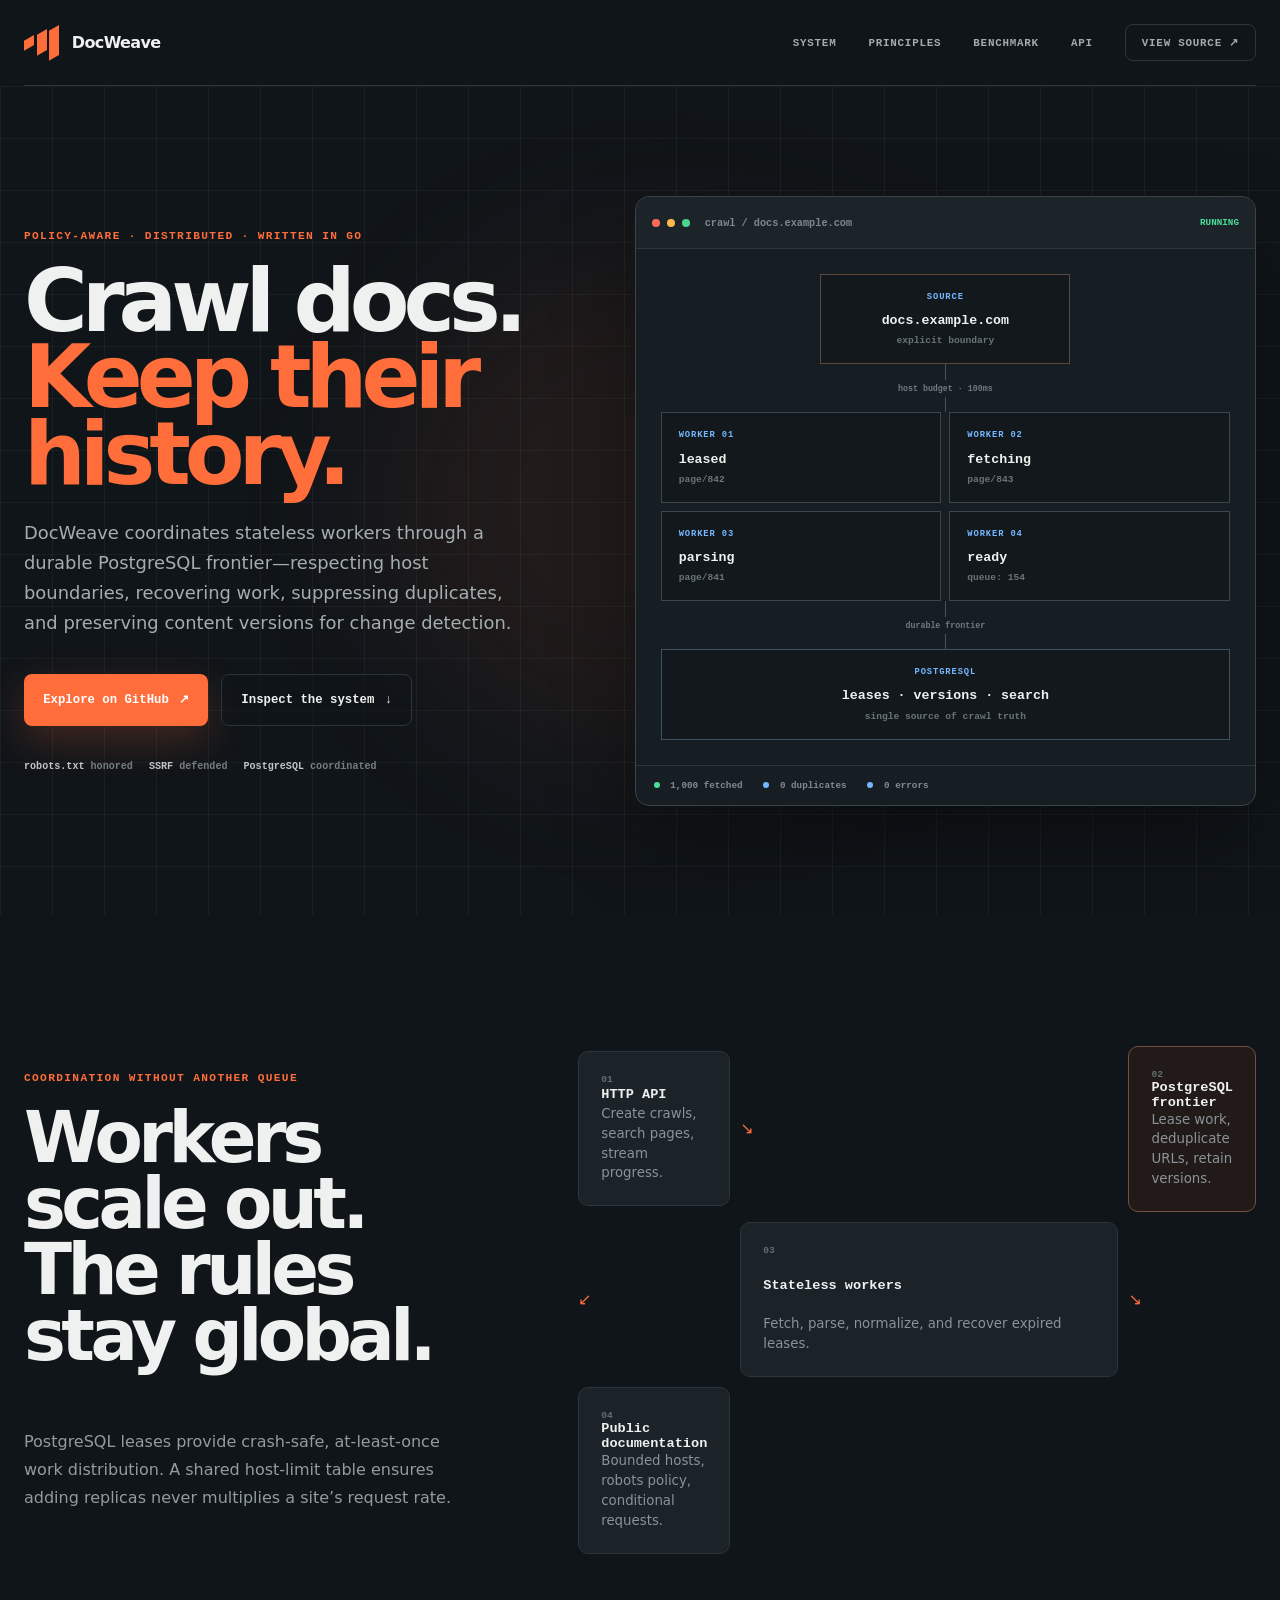
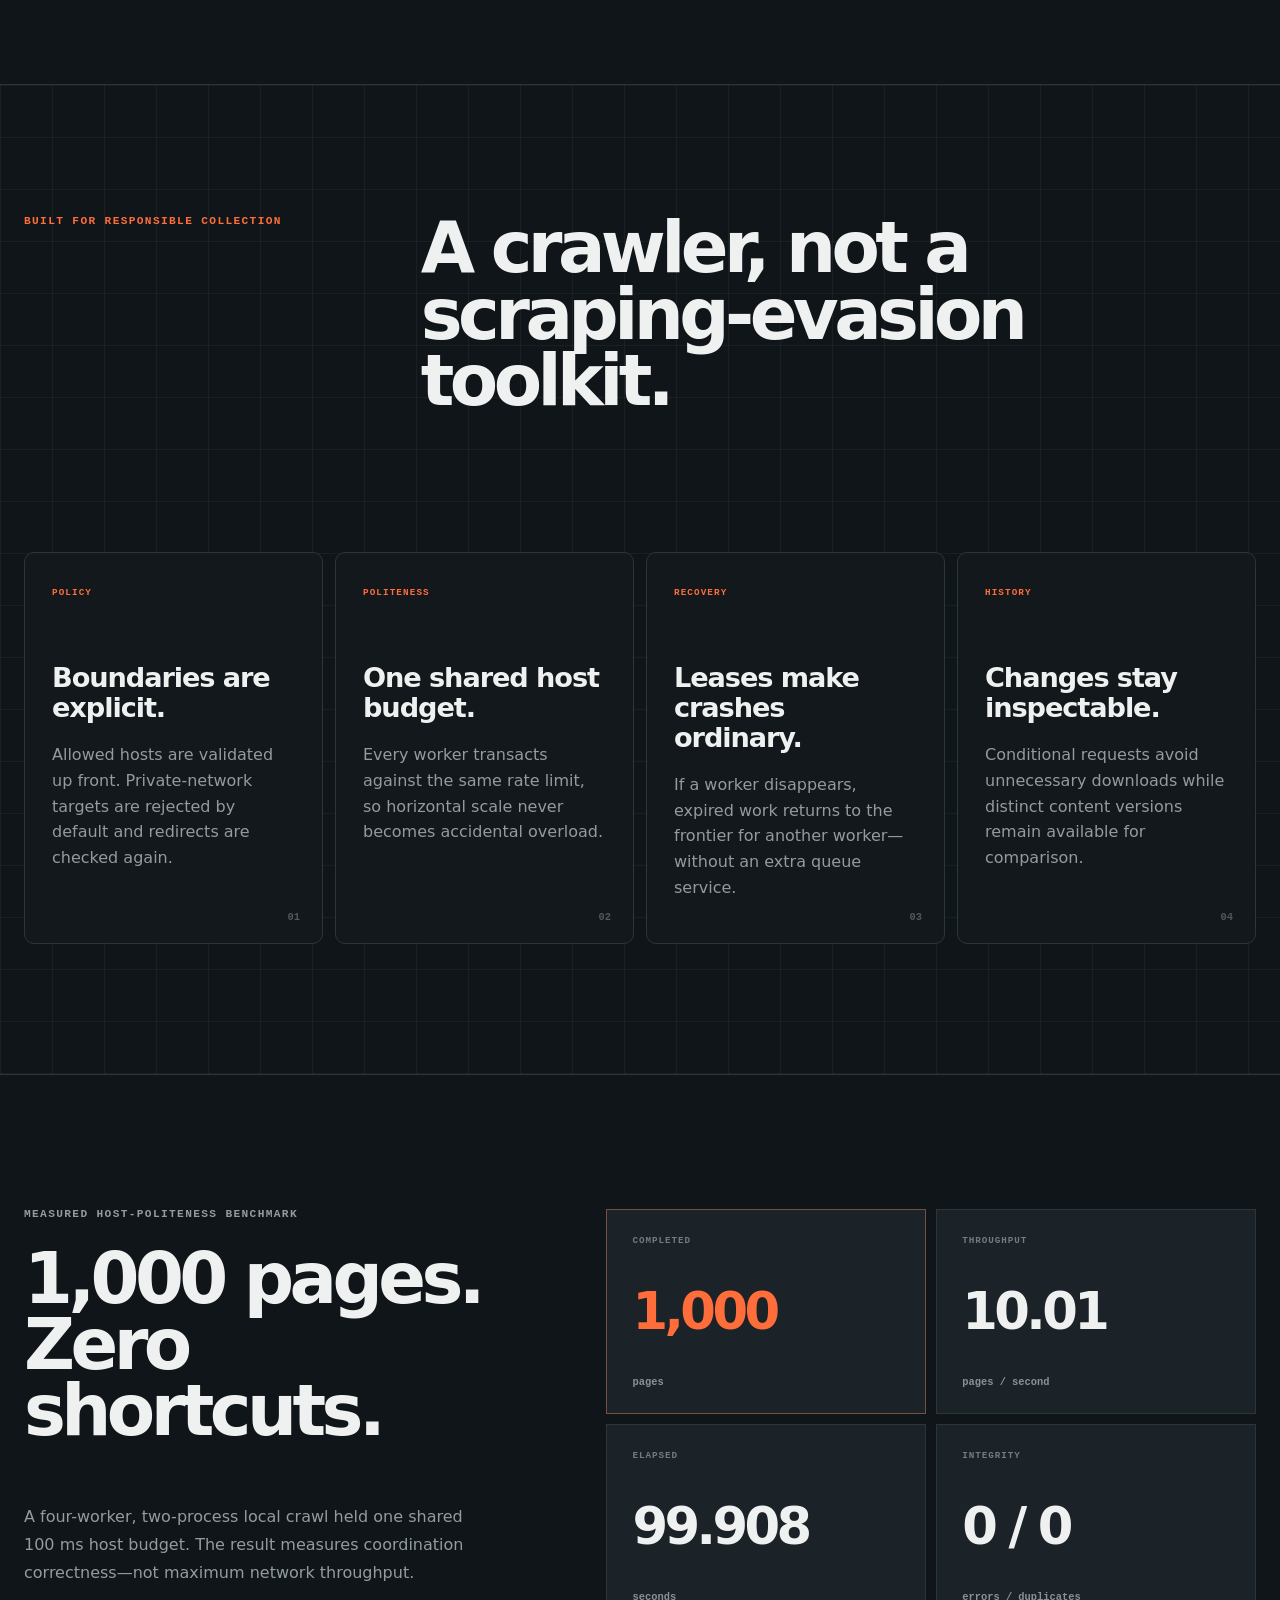
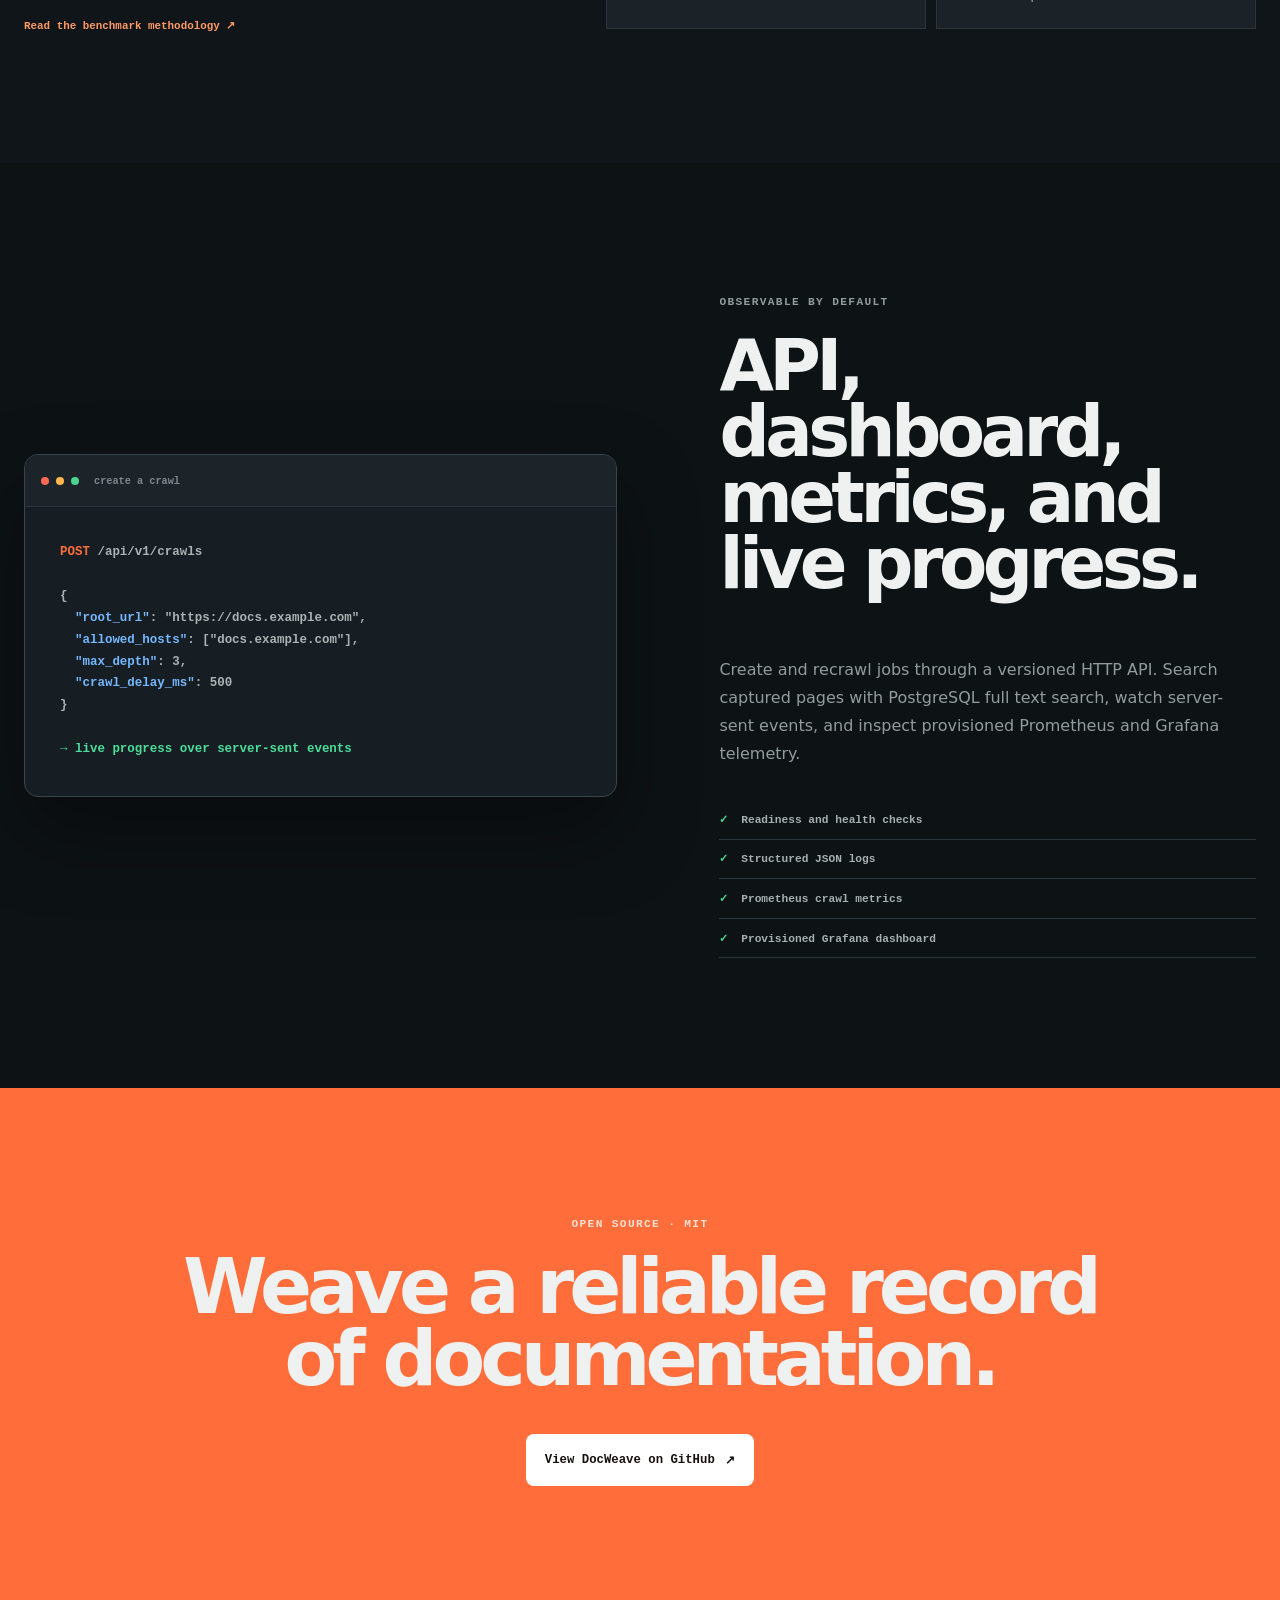
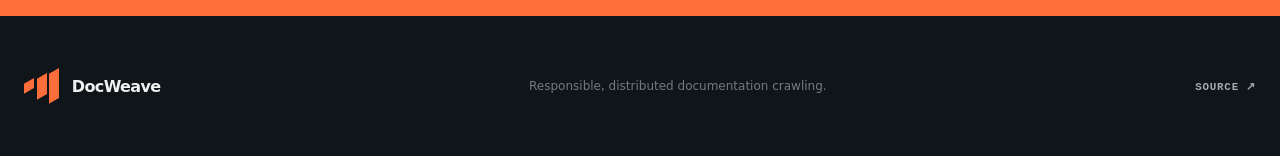
<file: site/index.html>
<!doctype html>
<html lang="en">
  <head>
    <meta charset="utf-8">
    <meta name="viewport" content="width=device-width, initial-scale=1">
    <meta name="description" content="DocWeave is a policy-aware distributed documentation crawler written in Go.">
    <meta name="theme-color" content="#101519">
    <title>DocWeave — Distributed crawling with a conscience</title>
    <link rel="stylesheet" href="styles.css">
  </head>
  <body>
    <a class="skip-link" href="#main">Skip to content</a>
    <header>
      <a class="brand" href="#top" aria-label="DocWeave home"><span class="mark" aria-hidden="true"><i></i><i></i><i></i></span><span>DocWeave</span></a>
      <nav aria-label="Primary navigation"><a href="#system">System</a><a href="#principles">Principles</a><a href="#benchmark">Benchmark</a><a href="#api">API</a></nav>
      <a class="header-cta" href="https://github.com/bananatruck/docweave">View source <span>↗</span></a>
    </header>

    <main id="main">
      <section class="hero grid-bg" id="top">
        <div class="hero-copy">
          <p class="eyebrow">Policy-aware · Distributed · Written in Go</p>
          <h1>Crawl docs.<br><em>Keep their history.</em></h1>
          <p class="lede">DocWeave coordinates stateless workers through a durable PostgreSQL frontier—respecting host boundaries, recovering work, suppressing duplicates, and preserving content versions for change detection.</p>
          <div class="actions"><a class="button primary" href="https://github.com/bananatruck/docweave">Explore on GitHub <span>↗</span></a><a class="button outline" href="#system">Inspect the system <span>↓</span></a></div>
          <div class="proof"><span><b>robots.txt</b> honored</span><span><b>SSRF</b> defended</span><span><b>PostgreSQL</b> coordinated</span></div>
        </div>

        <div class="system-window" aria-label="DocWeave crawl topology preview">
          <div class="window-bar"><span></span><span></span><span></span><small>crawl / docs.example.com</small><b>RUNNING</b></div>
          <div class="topology">
            <div class="node source"><small>SOURCE</small><b>docs.example.com</b><span>explicit boundary</span></div>
            <div class="connector"><i></i><span>host budget · 100ms</span></div>
            <div class="worker-grid"><div class="node"><small>WORKER 01</small><b>leased</b><span>page/842</span></div><div class="node"><small>WORKER 02</small><b>fetching</b><span>page/843</span></div><div class="node"><small>WORKER 03</small><b>parsing</b><span>page/841</span></div><div class="node"><small>WORKER 04</small><b>ready</b><span>queue: 154</span></div></div>
            <div class="connector vertical"><i></i><span>durable frontier</span></div>
            <div class="node database"><small>POSTGRESQL</small><b>leases · versions · search</b><span>single source of crawl truth</span></div>
          </div>
          <div class="status-strip"><span><i class="green"></i> 1,000 fetched</span><span><i></i> 0 duplicates</span><span><i></i> 0 errors</span></div>
        </div>
      </section>

      <section class="system" id="system">
        <div class="section-intro"><p class="eyebrow">Coordination without another queue</p><h2>Workers scale out.<br>The rules stay global.</h2><p>PostgreSQL leases provide crash-safe, at-least-once work distribution. A shared host-limit table ensures adding replicas never multiplies a site’s request rate.</p></div>
        <div class="architecture" aria-label="DocWeave architecture">
          <article><span>01</span><b>HTTP API</b><small>Create crawls, search pages, stream progress.</small></article>
          <i>↘</i>
          <article class="accent"><span>02</span><b>PostgreSQL frontier</b><small>Lease work, deduplicate URLs, retain versions.</small></article>
          <i>↙</i>
          <article><span>03</span><b>Stateless workers</b><small>Fetch, parse, normalize, and recover expired leases.</small></article>
          <i>↘</i>
          <article><span>04</span><b>Public documentation</b><small>Bounded hosts, robots policy, conditional requests.</small></article>
        </div>
      </section>

      <section class="principles grid-bg" id="principles">
        <div class="section-heading"><p class="eyebrow">Built for responsible collection</p><h2>A crawler, not a scraping-evasion toolkit.</h2></div>
        <div class="cards">
          <article><span>POLICY</span><h3>Boundaries are explicit.</h3><p>Allowed hosts are validated up front. Private-network targets are rejected by default and redirects are checked again.</p><b>01</b></article>
          <article><span>POLITENESS</span><h3>One shared host budget.</h3><p>Every worker transacts against the same rate limit, so horizontal scale never becomes accidental overload.</p><b>02</b></article>
          <article><span>RECOVERY</span><h3>Leases make crashes ordinary.</h3><p>If a worker disappears, expired work returns to the frontier for another worker—without an extra queue service.</p><b>03</b></article>
          <article><span>HISTORY</span><h3>Changes stay inspectable.</h3><p>Conditional requests avoid unnecessary downloads while distinct content versions remain available for comparison.</p><b>04</b></article>
        </div>
      </section>

      <section class="benchmark" id="benchmark">
        <div><p class="eyebrow">Measured host-politeness benchmark</p><h2>1,000 pages.<br>Zero shortcuts.</h2><p>A four-worker, two-process local crawl held one shared 100&nbsp;ms host budget. The result measures coordination correctness—not maximum network throughput.</p><a href="https://github.com/bananatruck/docweave/blob/main/docs/BENCHMARKS.md">Read the benchmark methodology ↗</a></div>
        <div class="metrics">
          <article><small>COMPLETED</small><strong>1,000</strong><span>pages</span></article>
          <article><small>THROUGHPUT</small><strong>10.01</strong><span>pages / second</span></article>
          <article><small>ELAPSED</small><strong>99.908</strong><span>seconds</span></article>
          <article><small>INTEGRITY</small><strong>0 / 0</strong><span>errors / duplicates</span></article>
        </div>
      </section>

      <section class="api" id="api">
        <div class="code-window"><div class="window-bar"><span></span><span></span><span></span><small>create a crawl</small></div><pre><code><i>POST</i> /api/v1/crawls

{
  <b>"root_url"</b>: "https://docs.example.com",
  <b>"allowed_hosts"</b>: ["docs.example.com"],
  <b>"max_depth"</b>: 3,
  <b>"crawl_delay_ms"</b>: 500
}

<span>→ live progress over server-sent events</span></code></pre></div>
        <div><p class="eyebrow">Observable by default</p><h2>API, dashboard, metrics, and live progress.</h2><p>Create and recrawl jobs through a versioned HTTP API. Search captured pages with PostgreSQL full text search, watch server-sent events, and inspect provisioned Prometheus and Grafana telemetry.</p><ul><li>Readiness and health checks</li><li>Structured JSON logs</li><li>Prometheus crawl metrics</li><li>Provisioned Grafana dashboard</li></ul></div>
      </section>

      <section class="cta"><p class="eyebrow">Open source · MIT</p><h2>Weave a reliable record of documentation.</h2><a class="button light" href="https://github.com/bananatruck/docweave">View DocWeave on GitHub <span>↗</span></a></section>
    </main>
    <footer><a class="brand" href="#top"><span class="mark" aria-hidden="true"><i></i><i></i><i></i></span><span>DocWeave</span></a><p>Responsible, distributed documentation crawling.</p><a href="https://github.com/bananatruck/docweave">Source ↗</a></footer>
  </body>
</html>
</file>
<file: site/styles.css>
:root{--bg:#101519;--bg2:#151b20;--panel:#1b2228;--panel2:#202930;--text:#eef1ef;--muted:#8e989b;--line:#2b353c;--orange:#ff6d3b;--orange2:#ff9a67;--blue:#75b8ff;--green:#4bdd99;--mono:"SFMono-Regular",Consolas,"Liberation Mono",monospace;--sans:Inter,ui-sans-serif,system-ui,-apple-system,BlinkMacSystemFont,"Segoe UI",sans-serif}
*{box-sizing:border-box}html{scroll-behavior:smooth}body{margin:0;color:var(--text);background:var(--bg);font-family:var(--sans)}a{color:inherit}.skip-link{position:fixed;top:-70px;left:1rem;z-index:30;padding:.8rem 1rem;color:var(--bg);background:white}.skip-link:focus{top:1rem}.grid-bg{background-image:linear-gradient(rgba(255,255,255,.045) 1px,transparent 1px),linear-gradient(90deg,rgba(255,255,255,.045) 1px,transparent 1px);background-size:52px 52px}
header{width:min(1540px,calc(100% - 48px));height:86px;margin:auto;display:flex;align-items:center;gap:2rem;border-bottom:1px solid var(--line)}.brand{display:inline-flex;align-items:center;gap:.8rem;font-weight:800;letter-spacing:-.04em;text-decoration:none}.mark{width:35px;height:35px;display:grid;grid-template-columns:repeat(3,1fr);gap:3px;align-items:center}.mark i{height:10px;background:var(--orange);transform:skewY(-30deg)}.mark i:nth-child(2){height:21px}.mark i:nth-child(3){height:30px}nav{display:flex;gap:2rem;margin-left:auto}nav a,.header-cta,footer>a:last-child{color:#a3abad;font:700 .68rem var(--mono);letter-spacing:.07em;text-decoration:none;text-transform:uppercase}nav a:hover,.header-cta:hover,footer>a:last-child:hover{color:white}.header-cta{padding:.7rem 1rem;border:1px solid var(--line);border-radius:8px}
.hero{width:min(1540px,100%);min-height:820px;margin:auto;padding:110px max(24px,calc((100% - 1280px)/2));display:grid;grid-template-columns:.9fr 1.1fr;gap:8vw;align-items:center;position:relative;overflow:hidden}.hero::before{content:"";position:absolute;left:30%;top:20%;width:600px;height:500px;border-radius:50%;background:rgba(255,109,59,.08);filter:blur(80px)}.hero-copy,.system-window{position:relative;z-index:1}.eyebrow{margin:0 0 1.3rem;color:var(--orange);font:800 .7rem var(--mono);letter-spacing:.12em;text-transform:uppercase}h1,h2,h3,p{margin-top:0}h1{margin-bottom:1.6rem;font-size:clamp(3.7rem,6.8vw,7.5rem);line-height:.88;letter-spacing:-.07em}h1 em{color:var(--orange);font-style:normal}.lede{max-width:700px;color:#a4adaf;font-size:clamp(1.02rem,1.4vw,1.23rem);line-height:1.68}.actions{display:flex;flex-wrap:wrap;gap:.8rem;margin:2.2rem 0}.button{min-height:52px;padding:.9rem 1.2rem;display:inline-flex;align-items:center;justify-content:center;gap:.65rem;border-radius:8px;font:700 .77rem var(--mono);text-decoration:none;transition:transform .2s,box-shadow .2s}.button:hover{transform:translateY(-2px)}.primary{color:white;background:var(--orange);box-shadow:0 14px 40px rgba(255,109,59,.22)}.outline{border:1px solid var(--line);background:rgba(16,21,25,.6)}.proof{display:flex;flex-wrap:wrap;gap:1rem;color:#747e82;font:600 .63rem var(--mono)}.proof b{color:#bfc6c6}
.system-window,.code-window{border:1px solid #39444b;border-radius:14px;background:#171e23;box-shadow:0 35px 80px rgba(0,0,0,.35);overflow:hidden}.window-bar{height:52px;padding:0 16px;display:flex;align-items:center;gap:7px;border-bottom:1px solid var(--line);background:#1c242a}.window-bar>span{width:8px;height:8px;border-radius:50%;background:#4c565c}.window-bar>span:first-child{background:#ff6a55}.window-bar>span:nth-child(2){background:#ffb84f}.window-bar>span:nth-child(3){background:#4bd391}.window-bar small{margin-left:8px;color:#7e888d;font:600 .64rem var(--mono)}.window-bar b{margin-left:auto;color:var(--green);font:700 .58rem var(--mono)}.topology{padding:25px}.node{padding:17px;border:1px solid #3b464d;background:#12181c}.node small,.node b,.node span{display:block}.node small{margin-bottom:.7rem;color:var(--blue);font:700 .55rem var(--mono);letter-spacing:.1em}.node b{font:700 .83rem var(--mono)}.node span{margin-top:.45rem;color:#697479;font:600 .6rem var(--mono)}.source{max-width:250px;margin:auto;text-align:center;border-color:#5b493e}.database{text-align:center;border-color:#3f5260}.worker-grid{display:grid;grid-template-columns:1fr 1fr;gap:8px}.connector{height:48px;display:grid;place-items:center;position:relative}.connector i{position:absolute;width:1px;height:100%;background:#475159}.connector span{z-index:1;padding:4px 8px;color:#6f797e;background:#171e23;font:600 .52rem var(--mono)}.status-strip{padding:14px 18px;display:flex;gap:1.3rem;border-top:1px solid var(--line);color:#818c90;font:600 .58rem var(--mono)}.status-strip i{display:inline-block;width:6px;height:6px;margin-right:5px;border-radius:50%;background:var(--blue)}.status-strip .green{background:var(--green)}
.system{width:min(1280px,calc(100% - 48px));padding:130px 0;margin:auto;display:grid;grid-template-columns:.8fr 1.2fr;gap:8vw;align-items:center}.section-intro h2,.section-heading h2,.benchmark h2,.api h2{font-size:clamp(3rem,5.5vw,6rem);line-height:.94;letter-spacing:-.065em}.section-intro>p:last-child,.benchmark>div>p,.api>div>p{color:#929c9e;line-height:1.75}.architecture{display:grid;grid-template-columns:1fr auto 1fr;gap:10px;align-items:center}.architecture article{min-height:155px;padding:22px;display:grid;align-content:space-between;border:1px solid var(--line);border-radius:10px;background:var(--panel)}.architecture article span{color:#626d72;font:600 .6rem var(--mono)}.architecture article b{font:700 .85rem var(--mono)}.architecture article small{color:#899398;line-height:1.5}.architecture .accent{border-color:#76503f;background:#211a18}.architecture>i{color:var(--orange);font-style:normal}
.principles{padding:130px max(24px,calc((100% - 1280px)/2));border-top:1px solid var(--line);border-bottom:1px solid var(--line)}.section-heading{display:grid;grid-template-columns:.55fr 1.45fr;gap:5rem}.cards{display:grid;grid-template-columns:repeat(4,1fr);gap:12px;margin-top:80px}.cards article{min-height:380px;padding:27px;position:relative;border:1px solid var(--line);border-radius:10px;background:rgba(19,25,29,.9)}.cards article>span{color:var(--orange);font:700 .58rem var(--mono);letter-spacing:.12em}.cards h3{margin:4rem 0 1.2rem;font-size:1.7rem;line-height:1.1;letter-spacing:-.04em}.cards p{color:#929b9e;line-height:1.6}.cards article>b{position:absolute;right:22px;bottom:20px;color:#4f595e;font:700 .65rem var(--mono)}
.benchmark{width:min(1280px,calc(100% - 48px));padding:130px 0;margin:auto;display:grid;grid-template-columns:.85fr 1.15fr;gap:8vw;align-items:center}.benchmark a{display:inline-block;margin-top:1rem;color:var(--orange2);font:700 .68rem var(--mono);text-decoration:none}.metrics{display:grid;grid-template-columns:1fr 1fr;gap:10px}.metrics article{min-height:205px;padding:25px;display:flex;flex-direction:column;justify-content:space-between;border:1px solid var(--line);background:var(--panel)}.metrics small{color:#727c81;font:700 .58rem var(--mono);letter-spacing:.1em}.metrics strong{font-size:clamp(2.4rem,4vw,4.8rem);letter-spacing:-.07em}.metrics span{color:#899397;font:600 .65rem var(--mono)}.metrics article:first-child{border-color:#73503f}.metrics article:first-child strong{color:var(--orange)}
.api{padding:130px max(24px,calc((100% - 1280px)/2));display:grid;grid-template-columns:1.05fr .95fr;gap:8vw;align-items:center;background:#0d1215}.code-window pre{margin:0;padding:35px;overflow:auto;color:#aab2b4;font:600 .78rem/1.75 var(--mono)}.code-window code i{color:var(--orange);font-style:normal}.code-window code b{color:var(--blue)}.code-window code span{color:var(--green)}.api ul{padding:0;margin:2rem 0 0;list-style:none}.api li{padding:.8rem 0;border-bottom:1px solid var(--line);color:#a6afb1;font:600 .7rem var(--mono)}.api li::before{content:"✓";margin-right:.8rem;color:var(--green)}
.cta{padding:130px 24px;text-align:center;background:var(--orange)}.cta .eyebrow{color:#ffe0d3}.cta h2{max-width:1000px;margin:0 auto 2.5rem;font-size:clamp(3.2rem,6vw,6.7rem);line-height:.93;letter-spacing:-.065em}.light{color:#17120f;background:white}footer{width:min(1480px,calc(100% - 48px));min-height:140px;margin:auto;display:flex;align-items:center;gap:2rem}footer p{margin:0 auto;color:#717b7e;font-size:.75rem}
@media(prefers-reduced-motion:reduce){html{scroll-behavior:auto}.button{transition:none}}@media(max-width:950px){nav{display:none}.hero,.system,.benchmark,.api{grid-template-columns:1fr}.system-window{width:min(100%,720px);margin:auto}.section-heading{grid-template-columns:1fr;gap:1rem}.cards{grid-template-columns:1fr 1fr}.architecture{margin-top:2rem}.api{gap:5rem}}@media(max-width:620px){header,.system,.benchmark,footer{width:min(100% - 24px,1280px)}header{height:72px}.header-cta{padding:.55rem .7rem}.hero{padding:75px 12px}.actions{display:grid}.proof{flex-direction:column}.topology{padding:14px}.worker-grid{grid-template-columns:1fr}.status-strip{flex-wrap:wrap}.system{padding:90px 0}.architecture{grid-template-columns:1fr}.architecture>i{transform:rotate(90deg);text-align:center}.principles,.api{padding:90px 12px}.cards{grid-template-columns:1fr;margin-top:50px}.cards article{min-height:300px}.benchmark{padding:90px 0}.metrics{grid-template-columns:1fr}.api{gap:3rem}.code-window pre{padding:22px}.cta{padding:95px 16px}footer{padding:35px 0;flex-wrap:wrap;justify-content:center}footer p{order:3;width:100%;text-align:center}}
</file>
